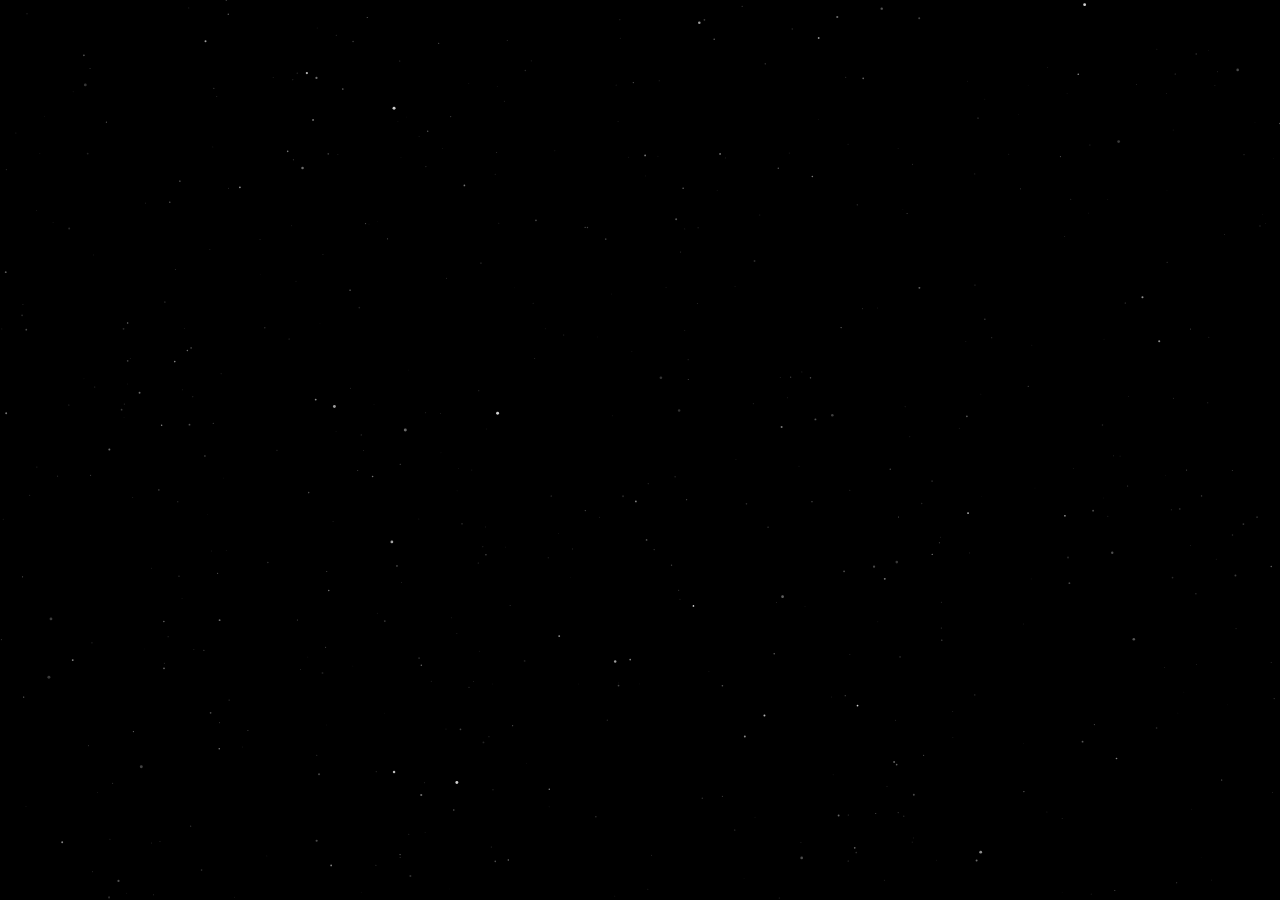
<file: index.html>
<!DOCTYPE html>
<html lang="en">
<head>
<meta charset="UTF-8">
<meta name="viewport" content="width=device-width, initial-scale=1.0, viewport-fit=cover">
<title>Brian Meng</title>
<meta name="description" content="Brian Meng — CS + Math-Econ at Penn. Projects, experience, arts, and contact.">
<meta name="theme-color" content="#000000">
<link rel="stylesheet" href="css/styles.css">
<style>html { background: #000; color-scheme: dark; }</style>
<script>
  // Play the "hello" intro on every normal load (any click/key/scroll skips it).
  // Skipped on deep links like #projects so shared links land straight on the section.
  if (!location.hash) document.documentElement.classList.add('is-intro');
</script>
</head>
<body>

<div class="hello" id="hello" aria-hidden="true"><span class="hello-word" id="helloWord"></span></div>

<canvas id="stars" aria-hidden="true"></canvas>
<div class="backdrop" id="backdrop"></div>

<!-- Planet, orbit, and asteroids. Asteroids are injected by main.js. -->
<div class="system" id="system">
    <svg class="orbit orbit-back" aria-hidden="true"><g id="orbitBackG"><path id="orbitBack"/></g></svg>
    <div class="planet" id="planet" aria-hidden="true"></div>  <!-- fallback if WebGL is unavailable -->
    <canvas class="planet-gl" id="planetGL" aria-hidden="true"></canvas>
    <svg class="orbit orbit-front" aria-hidden="true"><g id="orbitFrontG"><path id="orbitFront"/></g></svg>

    <button type="button" class="focus-label" id="focusLabel">
        <span class="fl-name" id="flName"></span>
    </button>
</div>

<header class="intro" id="intro">
    <h1>Brian Meng</h1>
    <p class="role">CS + Math-Econ <span>@ Penn</span></p>
    <p class="pitch">I like backend and full-stack development, ML, and low-level design.</p>
    <div class="links" id="links"></div>
    <nav class="quicknav" aria-label="Sections">
        <ol id="quicknavList"></ol>
    </nav>
</header>


<aside class="panel" id="panel" role="dialog" aria-labelledby="panelTitle" aria-hidden="true" inert>
    <button class="panel-close" id="panelClose" type="button" aria-label="Close panel">
        <svg viewBox="0 0 24 24" width="18" height="18" aria-hidden="true"><path d="M6 6l12 12M18 6L6 18" stroke="currentColor" stroke-width="1.8" stroke-linecap="round"/></svg>
    </button>
    <div class="panel-scroll" id="panelScroll">
        <div class="panel-content" id="panelContent">
            <p class="p-eyebrow" id="panelEyebrow"></p>
            <h2 id="panelTitle" tabindex="-1"></h2>
            <div id="panelBody"></div>
        </div>
    </div>
    <footer class="panel-nav">
        <button type="button" id="panelPrev"></button>
        <button type="button" id="panelNext"></button>
    </footer>
</aside>

<script src="js/content.js"></script>
<script src="js/planet.js"></script>
<script src="js/main.js"></script>
</body>
</html>
</file>
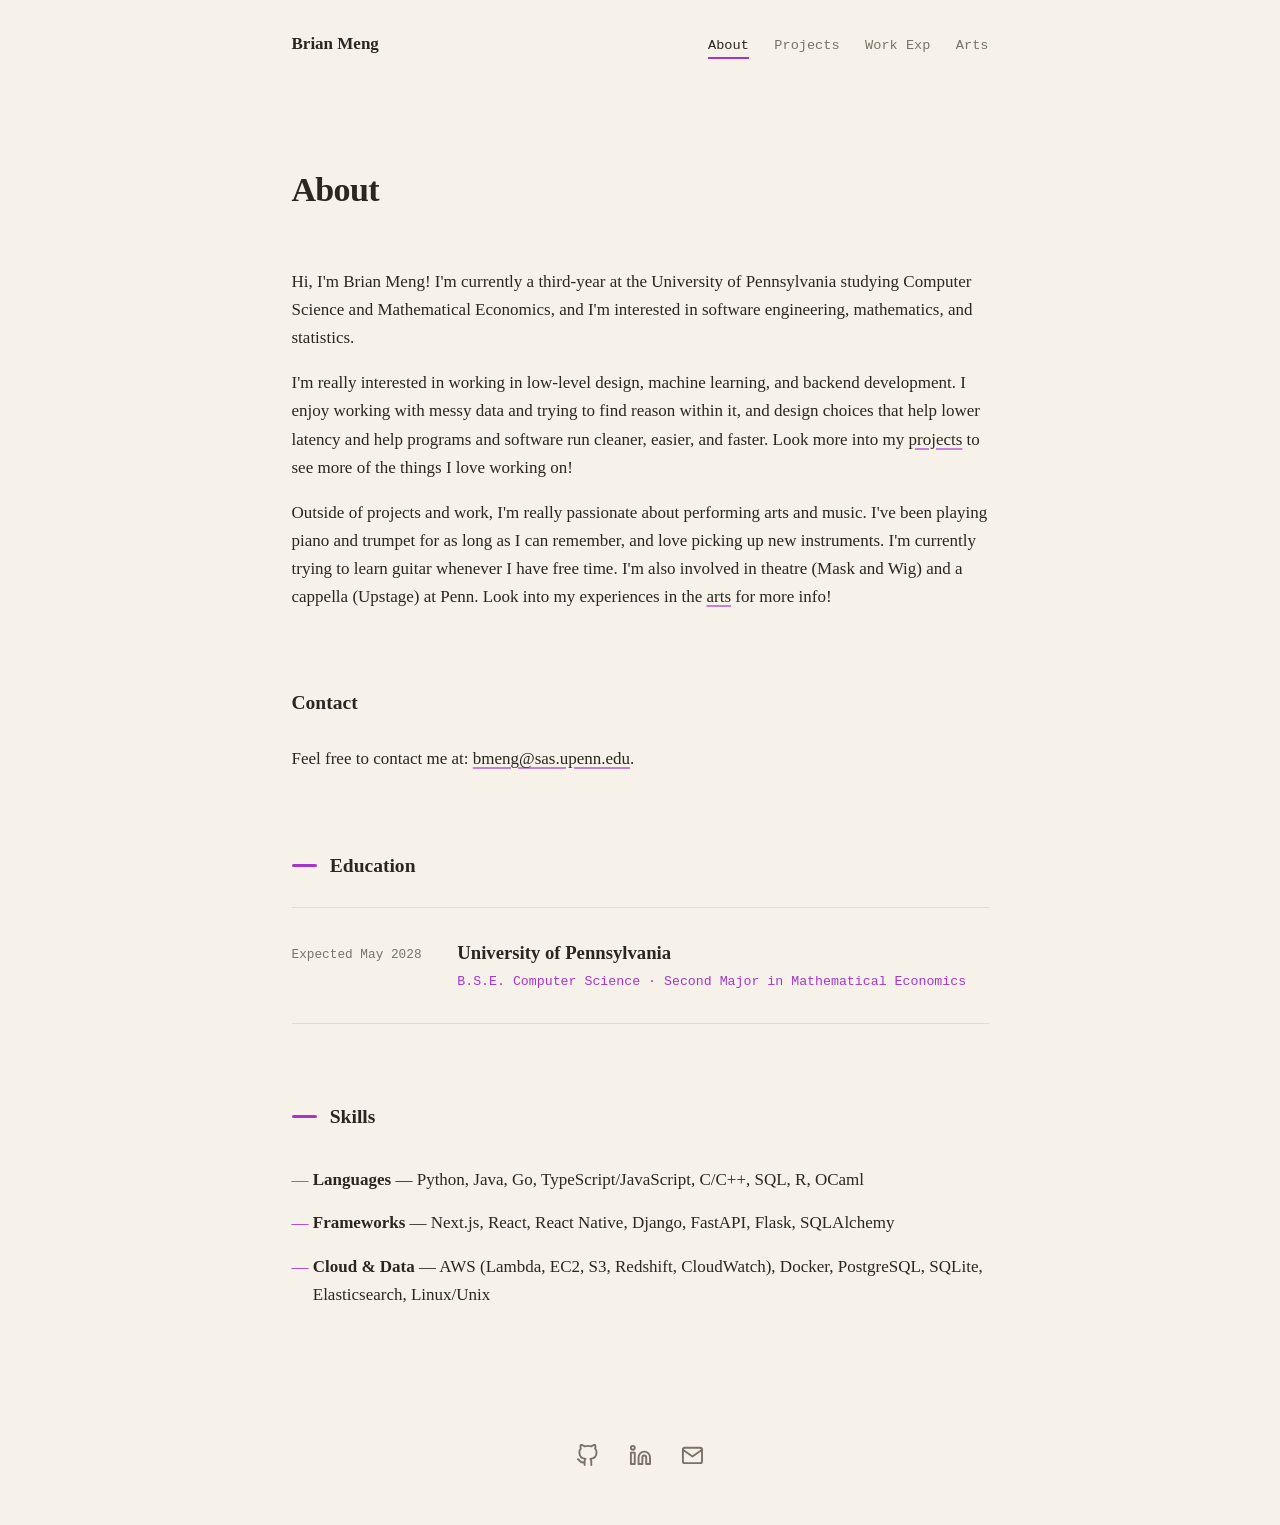
<file: about.html>
<!DOCTYPE html>
<html lang="en">
<head>
  <meta charset="UTF-8">
  <meta name="viewport" content="width=device-width, initial-scale=1.0">
  <title>About Me</title>
  <meta name="description" content="About Brian Meng.">
  <link rel="stylesheet" href="styles.css">
  <script src="script.js" defer></script>
</head>
<body>

  <nav class="site-nav">
    <a class="home-link" href="index.html">Brian Meng</a>
    <div class="nav-links">
      <a href="about.html" class="active">About</a>
      <a href="projects.html">Projects</a>
      <a href="work.html">Work Exp</a>
      <a href="arts.html">Arts</a>
    </div>
  </nav>

  <main>

    <header class="page-head">
      <h1>About</h1>
    </header>

    <section>
      <p>
        Hi, I'm Brian Meng! I'm currently a third-year at the University of 
        Pennsylvania studying Computer Science and Mathematical Economics, and I'm
        interested in software engineering, mathematics, and statistics. 
      </p>
      <p>
        I'm really interested in working in low-level design, machine learning, and
        backend development. I enjoy working with messy data and trying to find reason within it, and design choices 
        that help lower latency and help programs and software run cleaner, easier, and faster. Look more into
        my <a href="projects.html">projects</a> to see more of the things I love working on!
      </p>
      <p>
        Outside of projects and work, I'm really passionate about performing arts and music. I've been
        playing piano and trumpet for as long as I can remember, and love picking up new instruments. I'm
        currently trying to learn guitar whenever I have free time. I'm also involved in theatre (Mask and Wig) and 
        a cappella (Upstage) at Penn. Look into my experiences in the  <a href="arts.html">arts</a> for more info!
      </p>
    </section>

    <section id="section-name">
      <h2 class="plain">Contact</h2>
      <p>
        Feel free to contact me at: <a href="mailto:bmeng@sas.upenn.edu">bmeng@sas.upenn.edu</a>.
      </p>
    </section>

    <section id="education">
      <h2>Education</h2>
      <ul class="roles">
        <li class="reveal">
          <span class="role-date">Expected May 2028</span>
          <div>
            <div class="role-title">University of Pennsylvania</div>
            <div class="role-org">B.S.E. Computer Science · Second Major in Mathematical Economics</div>
          </div>
        </li>
      </ul>
    </section>

    <!-- <section id="likes">
      <h2>Interests</h2>
      <ul class="list">
        <li>Poker</li>
        <li>Music production</li>
        <li>Theatre</li>
        <li>Mandarin Chinese (proficient), French (conversational)</li>
      </ul>
    </section> -->

    <section id="stack">
      <h2>Skills</h2>
      <ul class="list">
        <li><strong>Languages</strong> — Python, Java, Go, TypeScript/JavaScript, C/C++, SQL, R, OCaml</li>
        <li><strong>Frameworks</strong> — Next.js, React, React Native, Django, FastAPI, Flask, SQLAlchemy</li>
        <li><strong>Cloud &amp; Data</strong> — AWS (Lambda, EC2, S3, Redshift, CloudWatch), Docker, PostgreSQL, SQLite, Elasticsearch, Linux/Unix</li>
      </ul>
    </section>

  </main>

  <footer class="site-footer">
    <a href="https://github.com/bmeng5o6" aria-label="GitHub" title="GitHub">
      <svg viewBox="0 0 24 24" fill="none" stroke="currentColor" stroke-width="2" stroke-linecap="round" stroke-linejoin="round" aria-hidden="true"><path d="M9 19c-5 1.5-5-2.5-7-3m14 6v-3.87a3.37 3.37 0 0 0-.94-2.61c3.14-.35 6.44-1.54 6.44-7A5.44 5.44 0 0 0 20 4.77 5.07 5.07 0 0 0 19.91 1S18.73.65 16 2.48a13.38 13.38 0 0 0-7 0C6.27.65 5.09 1 5.09 1A5.07 5.07 0 0 0 5 4.77a5.44 5.44 0 0 0-1.5 3.78c0 5.42 3.3 6.61 6.44 7A3.37 3.37 0 0 0 9 18.13V22"/></svg>
    </a>
    <a href="https://www.linkedin.com/in/bmeng506/" aria-label="LinkedIn" title="LinkedIn">
      <svg viewBox="0 0 24 24" fill="none" stroke="currentColor" stroke-width="2" stroke-linecap="round" stroke-linejoin="round" aria-hidden="true"><path d="M16 8a6 6 0 0 1 6 6v7h-4v-7a2 2 0 0 0-2-2 2 2 0 0 0-2 2v7h-4v-7a6 6 0 0 1 6-6z"/><rect x="2" y="9" width="4" height="12"/><circle cx="4" cy="4" r="2"/></svg>
    </a>
    <a href="mailto:bmeng@sas.upenn.edu" aria-label="Email" title="Email">
      <svg viewBox="0 0 24 24" fill="none" stroke="currentColor" stroke-width="2" stroke-linecap="round" stroke-linejoin="round" aria-hidden="true"><path d="M4 4h16c1.1 0 2 .9 2 2v12c0 1.1-.9 2-2 2H4c-1.1 0-2-.9-2-2V6c0-1.1.9-2 2-2z"/><polyline points="22,6 12,13 2,6"/></svg>
    </a>
  </footer>

</body>
</html>
</file>
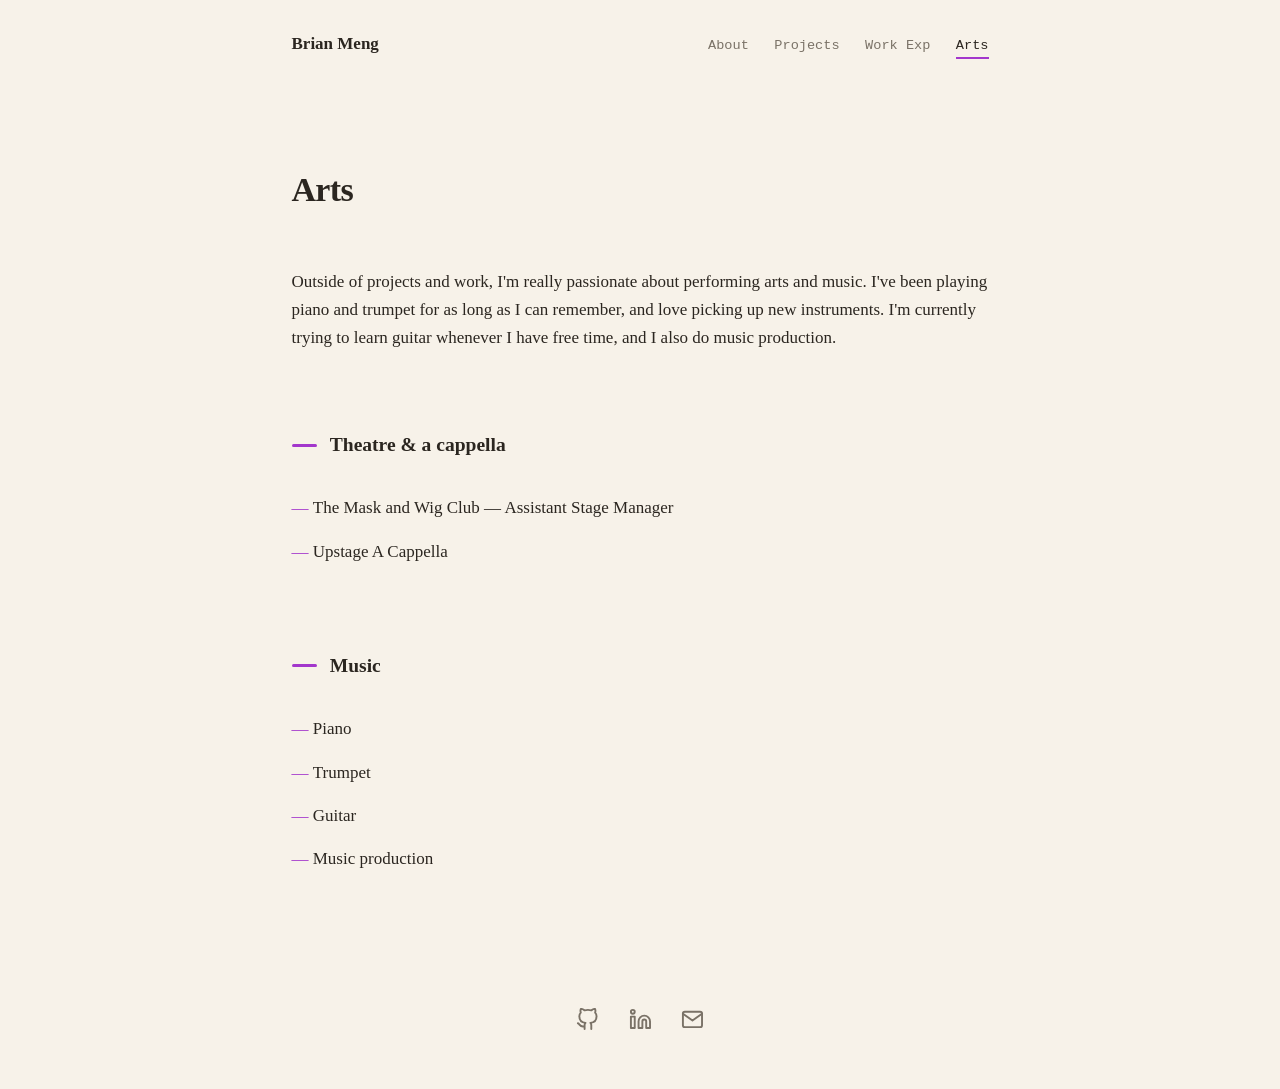
<file: arts.html>
<!DOCTYPE html>
<html lang="en">
<head>
  <meta charset="UTF-8">
  <meta name="viewport" content="width=device-width, initial-scale=1.0">
  <title>Arts</title>
  <meta name="description" content="Brian Meng and the arts.">
  <link rel="stylesheet" href="styles.css">
  <script src="script.js" defer></script>
</head>
<body>

  <nav class="site-nav">
    <a class="home-link" href="index.html">Brian Meng</a>
    <div class="nav-links">
      <a href="about.html">About</a>
      <a href="projects.html">Projects</a>
      <a href="work.html">Work Exp</a>
      <a href="arts.html" class="active">Arts</a>
    </div>
  </nav>

  <main>

    <header class="page-head">
      <h1>Arts</h1>
    </header>

    <section>
      <p>
        Outside of projects and work, I'm really passionate about performing arts and music. I've been
        playing piano and trumpet for as long as I can remember, and love picking up new instruments. I'm
        currently trying to learn guitar whenever I have free time, and I also do music production.
      </p>
    </section>

    <section id="theatre">
      <h2>Theatre &amp; a cappella</h2>
      <ul class="list">
        <li>The Mask and Wig Club — Assistant Stage Manager</li>
        <li>Upstage A Cappella</li>
      </ul>
    </section>

    <section id="music">
      <h2>Music</h2>
      <ul class="list">
        <li>Piano</li>
        <li>Trumpet</li>
        <li>Guitar</li>
        <li>Music production</li>
      </ul>
    </section>

  </main>

  <footer class="site-footer">
    <a href="https://github.com/bmeng5o6" aria-label="GitHub" title="GitHub">
      <svg viewBox="0 0 24 24" fill="none" stroke="currentColor" stroke-width="2" stroke-linecap="round" stroke-linejoin="round" aria-hidden="true"><path d="M9 19c-5 1.5-5-2.5-7-3m14 6v-3.87a3.37 3.37 0 0 0-.94-2.61c3.14-.35 6.44-1.54 6.44-7A5.44 5.44 0 0 0 20 4.77 5.07 5.07 0 0 0 19.91 1S18.73.65 16 2.48a13.38 13.38 0 0 0-7 0C6.27.65 5.09 1 5.09 1A5.07 5.07 0 0 0 5 4.77a5.44 5.44 0 0 0-1.5 3.78c0 5.42 3.3 6.61 6.44 7A3.37 3.37 0 0 0 9 18.13V22"/></svg>
    </a>
    <a href="https://www.linkedin.com/in/bmeng506/" aria-label="LinkedIn" title="LinkedIn">
      <svg viewBox="0 0 24 24" fill="none" stroke="currentColor" stroke-width="2" stroke-linecap="round" stroke-linejoin="round" aria-hidden="true"><path d="M16 8a6 6 0 0 1 6 6v7h-4v-7a2 2 0 0 0-2-2 2 2 0 0 0-2 2v7h-4v-7a6 6 0 0 1 6-6z"/><rect x="2" y="9" width="4" height="12"/><circle cx="4" cy="4" r="2"/></svg>
    </a>
    <a href="mailto:bmeng@sas.upenn.edu" aria-label="Email" title="Email">
      <svg viewBox="0 0 24 24" fill="none" stroke="currentColor" stroke-width="2" stroke-linecap="round" stroke-linejoin="round" aria-hidden="true"><path d="M4 4h16c1.1 0 2 .9 2 2v12c0 1.1-.9 2-2 2H4c-1.1 0-2-.9-2-2V6c0-1.1.9-2 2-2z"/><polyline points="22,6 12,13 2,6"/></svg>
    </a>
  </footer>

</body>
</html>
</file>
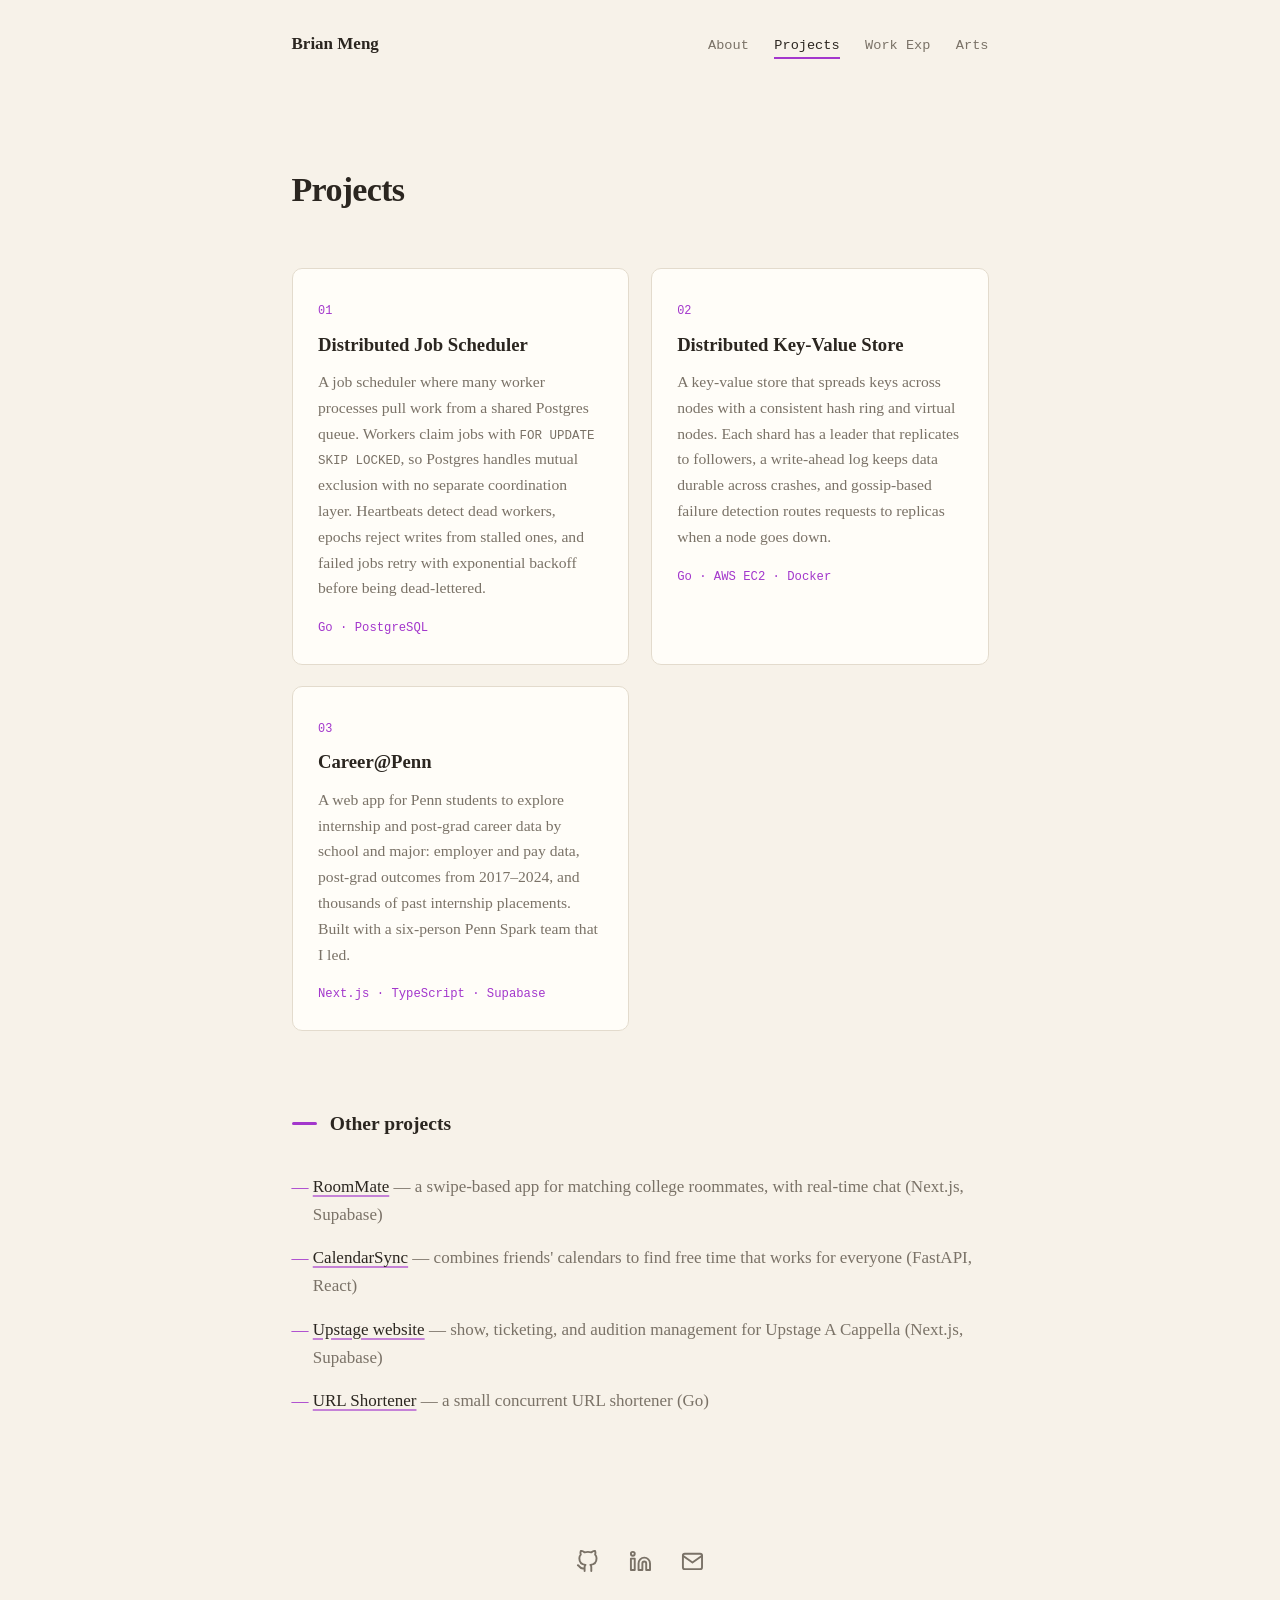
<file: projects.html>
<!DOCTYPE html>
<html lang="en">
<head>
  <meta charset="UTF-8">
  <meta name="viewport" content="width=device-width, initial-scale=1.0">
  <title>Projects</title>
  <meta name="description" content="Things Brian Meng has built.">
  <link rel="stylesheet" href="styles.css">
  <script src="script.js" defer></script>
</head>
<body>

  <nav class="site-nav">
    <a class="home-link" href="index.html">Brian Meng</a>
    <div class="nav-links">
      <a href="about.html">About</a>
      <a href="projects.html" class="active">Projects</a>
      <a href="work.html">Work Exp</a>
      <a href="arts.html">Arts</a>
    </div>
  </nav>

  <main>

    <header class="page-head">
      <h1>Projects</h1>
    </header>

    <section>
      <div class="cards">

        <a class="card reveal" href="https://github.com/bmeng5o6/distributed-job-scheduler" target="_blank" rel="noopener">
          <span class="card-num">01</span>
          <h3>Distributed Job Scheduler <span class="card-arrow" aria-hidden="true">↗</span></h3>
          <p>A job scheduler where many worker processes pull work from a shared Postgres queue. Workers claim jobs with <code>FOR UPDATE SKIP LOCKED</code>, so Postgres handles mutual exclusion with no separate coordination layer. Heartbeats detect dead workers, epochs reject writes from stalled ones, and failed jobs retry with exponential backoff before being dead-lettered.</p>
          <span class="card-meta">Go · PostgreSQL</span>
        </a>

        <a class="card reveal" href="https://github.com/bmeng5o6/distributed-kv-store" target="_blank" rel="noopener">
          <span class="card-num">02</span>
          <h3>Distributed Key-Value Store <span class="card-arrow" aria-hidden="true">↗</span></h3>
          <p>A key-value store that spreads keys across nodes with a consistent hash ring and virtual nodes. Each shard has a leader that replicates to followers, a write-ahead log keeps data durable across crashes, and gossip-based failure detection routes requests to replicas when a node goes down.</p>
          <span class="card-meta">Go · AWS EC2 · Docker</span>
        </a>

        <a class="card reveal" href="https://github.com/bmeng5o6/career-at-penn" target="_blank" rel="noopener">
          <span class="card-num">03</span>
          <h3>Career@Penn <span class="card-arrow" aria-hidden="true">↗</span></h3>
          <p>A web app for Penn students to explore internship and post-grad career data by school and major: employer and pay data, post-grad outcomes from 2017–2024, and thousands of past internship placements. Built with a six-person Penn Spark team that I led.</p>
          <span class="card-meta">Next.js · TypeScript · Supabase</span>
        </a>

      </div>
    </section>

    <section id="other">
      <h2>Other projects</h2>
      <ul class="list">
        <li class="reveal">
          <a href="https://github.com/bmeng5o6/RoomMate" target="_blank" rel="noopener">RoomMate</a>
          <span class="list-desc">— a swipe-based app for matching college roommates, with real-time chat (Next.js, Supabase)</span>
        </li>
        <li class="reveal">
          <a href="https://github.com/bmeng5o6/calendar-sync" target="_blank" rel="noopener">CalendarSync</a>
          <span class="list-desc">— combines friends' calendars to find free time that works for everyone (FastAPI, React)</span>
        </li>
        <li class="reveal">
          <a href="https://github.com/bmeng5o6/upstage-website" target="_blank" rel="noopener">Upstage website</a>
          <span class="list-desc">— show, ticketing, and audition management for Upstage A Cappella (Next.js, Supabase)</span>
        </li>
        <li class="reveal">
          <a href="https://github.com/bmeng5o6/go-url-shortener" target="_blank" rel="noopener">URL Shortener</a>
          <span class="list-desc">— a small concurrent URL shortener (Go)</span>
        </li>
      </ul>
    </section>

  </main>

  <footer class="site-footer">
    <a href="https://github.com/bmeng5o6" aria-label="GitHub" title="GitHub">
      <svg viewBox="0 0 24 24" fill="none" stroke="currentColor" stroke-width="2" stroke-linecap="round" stroke-linejoin="round" aria-hidden="true"><path d="M9 19c-5 1.5-5-2.5-7-3m14 6v-3.87a3.37 3.37 0 0 0-.94-2.61c3.14-.35 6.44-1.54 6.44-7A5.44 5.44 0 0 0 20 4.77 5.07 5.07 0 0 0 19.91 1S18.73.65 16 2.48a13.38 13.38 0 0 0-7 0C6.27.65 5.09 1 5.09 1A5.07 5.07 0 0 0 5 4.77a5.44 5.44 0 0 0-1.5 3.78c0 5.42 3.3 6.61 6.44 7A3.37 3.37 0 0 0 9 18.13V22"/></svg>
    </a>
    <a href="https://www.linkedin.com/in/bmeng506/" aria-label="LinkedIn" title="LinkedIn">
      <svg viewBox="0 0 24 24" fill="none" stroke="currentColor" stroke-width="2" stroke-linecap="round" stroke-linejoin="round" aria-hidden="true"><path d="M16 8a6 6 0 0 1 6 6v7h-4v-7a2 2 0 0 0-2-2 2 2 0 0 0-2 2v7h-4v-7a6 6 0 0 1 6-6z"/><rect x="2" y="9" width="4" height="12"/><circle cx="4" cy="4" r="2"/></svg>
    </a>
    <a href="mailto:bmeng@sas.upenn.edu" aria-label="Email" title="Email">
      <svg viewBox="0 0 24 24" fill="none" stroke="currentColor" stroke-width="2" stroke-linecap="round" stroke-linejoin="round" aria-hidden="true"><path d="M4 4h16c1.1 0 2 .9 2 2v12c0 1.1-.9 2-2 2H4c-1.1 0-2-.9-2-2V6c0-1.1.9-2 2-2z"/><polyline points="22,6 12,13 2,6"/></svg>
    </a>
  </footer>

</body>
</html>
</file>
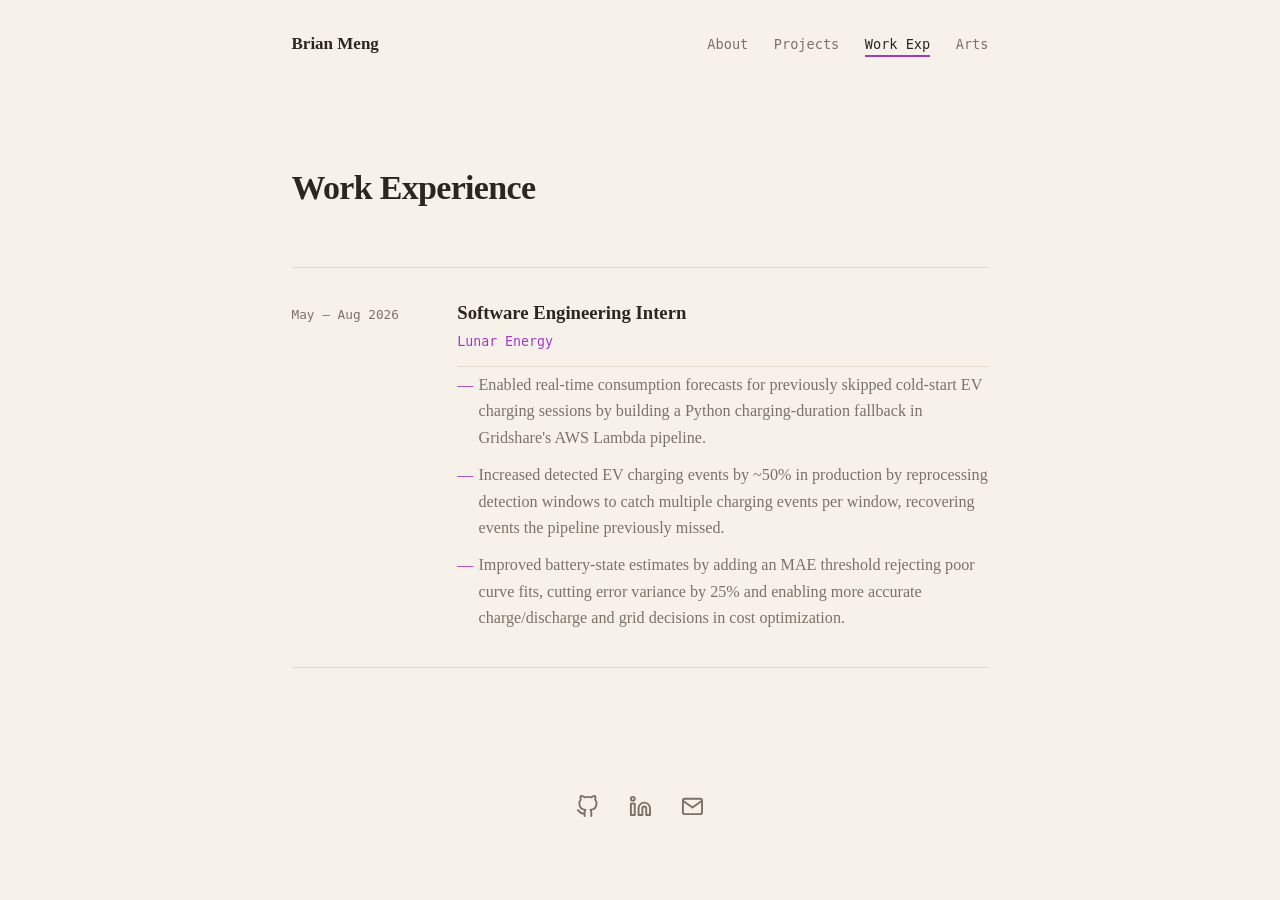
<file: work.html>
<!DOCTYPE html>
<html lang="en">
<head>
  <meta charset="UTF-8">
  <meta name="viewport" content="width=device-width, initial-scale=1.0">
  <title>Work Experience</title>
  <meta name="description" content="Brian Meng's work experience.">
  <link rel="stylesheet" href="styles.css">
  <script src="script.js" defer></script>
</head>
<body>

  <nav class="site-nav">
    <a class="home-link" href="index.html">Brian Meng</a>
    <div class="nav-links">
      <a href="about.html">About</a>
      <a href="projects.html">Projects</a>
      <a href="work.html" class="active">Work Exp</a>
      <a href="arts.html">Arts</a>
    </div>
  </nav>

  <main>

    <header class="page-head">
      <h1>Work Experience</h1>
    </header>

    <section>
      <ul class="roles">

        <li class="reveal">
          <span class="role-date">May – Aug 2026</span>
          <div>
            <div class="role-title">Software Engineering Intern</div>
            <div class="role-org">Lunar Energy</div>
            <ul class="role-points">
              <li>Enabled real-time consumption forecasts for previously skipped cold-start EV charging sessions by building a Python charging-duration fallback in Gridshare's AWS Lambda pipeline.</li>
              <li>Increased detected EV charging events by ~50% in production by reprocessing detection windows to catch multiple charging events per window, recovering events the pipeline previously missed.</li>
              <li>Improved battery-state estimates by adding an MAE threshold rejecting poor curve fits, cutting error variance by 25% and enabling more accurate charge/discharge and grid decisions in cost optimization.</li>
            </ul>
          </div>
        </li>

      </ul>
    </section>

  </main>

  <footer class="site-footer">
    <a href="https://github.com/bmeng5o6" aria-label="GitHub" title="GitHub">
      <svg viewBox="0 0 24 24" fill="none" stroke="currentColor" stroke-width="2" stroke-linecap="round" stroke-linejoin="round" aria-hidden="true"><path d="M9 19c-5 1.5-5-2.5-7-3m14 6v-3.87a3.37 3.37 0 0 0-.94-2.61c3.14-.35 6.44-1.54 6.44-7A5.44 5.44 0 0 0 20 4.77 5.07 5.07 0 0 0 19.91 1S18.73.65 16 2.48a13.38 13.38 0 0 0-7 0C6.27.65 5.09 1 5.09 1A5.07 5.07 0 0 0 5 4.77a5.44 5.44 0 0 0-1.5 3.78c0 5.42 3.3 6.61 6.44 7A3.37 3.37 0 0 0 9 18.13V22"/></svg>
    </a>
    <a href="https://www.linkedin.com/in/bmeng506/" aria-label="LinkedIn" title="LinkedIn">
      <svg viewBox="0 0 24 24" fill="none" stroke="currentColor" stroke-width="2" stroke-linecap="round" stroke-linejoin="round" aria-hidden="true"><path d="M16 8a6 6 0 0 1 6 6v7h-4v-7a2 2 0 0 0-2-2 2 2 0 0 0-2 2v7h-4v-7a6 6 0 0 1 6-6z"/><rect x="2" y="9" width="4" height="12"/><circle cx="4" cy="4" r="2"/></svg>
    </a>
    <a href="mailto:bmeng@sas.upenn.edu" aria-label="Email" title="Email">
      <svg viewBox="0 0 24 24" fill="none" stroke="currentColor" stroke-width="2" stroke-linecap="round" stroke-linejoin="round" aria-hidden="true"><path d="M4 4h16c1.1 0 2 .9 2 2v12c0 1.1-.9 2-2 2H4c-1.1 0-2-.9-2-2V6c0-1.1.9-2 2-2z"/><polyline points="22,6 12,13 2,6"/></svg>
    </a>
  </footer>

</body>
</html>
</file>
<file: css/styles.css>
/* ── Fonts (self-hosted Space Mono, SIL Open Font License) ── */
@font-face { font-family: "Space Mono"; font-style: normal; font-weight: 400; font-display: swap; src: url("../fonts/space-mono-400.woff2") format("woff2"); }
@font-face { font-family: "Space Mono"; font-style: normal; font-weight: 700; font-display: swap; src: url("../fonts/space-mono-700.woff2") format("woff2"); }
@font-face { font-family: "Space Mono"; font-style: italic; font-weight: 400; font-display: swap; src: url("../fonts/space-mono-400-italic.woff2") format("woff2"); }

/* ── Tokens ─────────────────────────────────────────────── */
:root {
  --bg: #000;
  --text: #f0eff5;   /* bright off-white */
  --muted: #c6c4d2;
  --faint: #8a889e;
  --line: rgba(255, 255, 255, 0.08);
  --line-2: rgba(255, 255, 255, 0.15);

  /* One accent, used only on interactive things */
  --accent: #a98bff;
  --accent-hi: #c9b8ff;
  --accent-ink: #150a2e;
  --accent-rgb: 169, 139, 255;

  --font-display: "Space Mono", ui-monospace, monospace;
  --font-body: "Space Mono", ui-monospace, monospace;
  --ease-out: cubic-bezier(0.2, 0.8, 0.2, 1);
  --gutter: clamp(24px, 6vw, 104px);
}

*, *::before, *::after { box-sizing: border-box; margin: 0; padding: 0; }
html, body { height: 100%; }

body {
  background: var(--bg);
  color: var(--text);
  font-family: var(--font-body);
  font-size: 15px;
  line-height: 1.6;
  overflow: hidden;
  -webkit-font-smoothing: antialiased;
}

::selection { background: var(--accent); color: var(--accent-ink); }
:focus-visible { outline: 1px solid var(--accent); outline-offset: 3px; }
button { font: inherit; color: inherit; background: none; border: 0; cursor: pointer; }
a { color: inherit; }

/* ── Background ─────────────────────────────────────────── */
#stars { position: fixed; inset: 0; z-index: 0; pointer-events: none; }
.backdrop { position: fixed; inset: 0; z-index: 1; }

/* ── Planet system ──────────────────────────────────────── */
.system {
  position: fixed;
  inset: 0;
  z-index: 2;
  pointer-events: none;
  transition: transform 0.7s var(--ease-out);
}
body.panel-open .system { transform: translate3d(var(--pan-x, 0px), 0, 0); }

.orbit { position: absolute; inset: 0; width: 100%; height: 100%; overflow: visible; }
.orbit path { fill: none; vector-effect: non-scaling-stroke; stroke-linecap: round; stroke-dasharray: 0 9; }
.orbit-back { z-index: 5; }
.orbit-back path { stroke: rgba(255, 255, 255, 0.16); stroke-width: 1.6; }
.orbit-front { z-index: 20; }
.orbit-front path { stroke: rgba(255, 255, 255, 0.32); stroke-width: 2; }

/* Dithered WebGL planet; .planet is a plain fallback if WebGL is unavailable */
.planet-gl { position: absolute; z-index: 20; display: none; pointer-events: none; image-rendering: pixelated; }
body.has-gl .planet-gl { display: block; }
.planet {
  position: absolute;
  z-index: 20;
  border-radius: 50%;
  background: radial-gradient(circle at 18% 22%, #8e8e94 0%, #4a4a50 18%, #141416 42%, #000 62%);
}
body.has-gl .planet { display: none; }

/* ── Asteroids ──────────────────────────────────────────── */
.roid {
  position: absolute;
  left: 0; top: 0;
  padding: 0;
  pointer-events: auto;
  will-change: transform, opacity;
  -webkit-tap-highlight-color: transparent;
}
.roid::before { content: ""; position: absolute; inset: -14px; border-radius: 50%; }
.roid-rock { width: 100%; height: 100%; }
/* Smooth sampling: rocks are scaled + rotated every frame, and nearest-neighbour sampling of a
   rotated dither pattern turns the dots into ragged squares. The canvas is already rendered at
   (or above) on-screen resolution, so smoothing keeps the dots crisp. */
.roid canvas {
  display: block;
  width: 100%; height: 100%;
  image-rendering: auto;
  transition: filter 0.3s var(--ease-out);
}
.roid:hover canvas { filter: brightness(1.3); }   /* no glows: hover is a simple brighten */

.focus-label {
  position: absolute;
  z-index: 40;
  transform: translate(-100%, -50%);
  display: flex;
  flex-direction: column;
  align-items: flex-end;
  gap: 2px;
  padding: 6px 14px;
  text-align: right;
  pointer-events: auto;
}
.fl-name {
  font-family: var(--font-display);
  font-weight: 700;
  font-size: 26px;
  letter-spacing: -0.01em;
  line-height: 1.15;
  transition: color 0.2s;
  text-shadow: 0 0 4px #000, 0 0 10px #000;
}
.focus-label:hover .fl-name { color: var(--accent-hi); }

/* ── Intro ──────────────────────────────────────────────── */
.intro {
  position: fixed;
  z-index: 5;
  left: var(--gutter);
  top: 50%;
  transform: translateY(-58%);
  width: min(420px, 34vw);
  transition: opacity 0.3s;
}
body.panel-open .intro { opacity: 0; pointer-events: none; }

.intro h1 {
  font-family: var(--font-display);
  font-weight: 700;
  font-size: clamp(36px, 4.4vw, 60px);
  line-height: 1;
  letter-spacing: -0.03em;
}
.role {
  margin-top: 14px;
  font-family: var(--font-display);
  font-size: clamp(17px, 1.5vw, 20px);
  color: var(--text);
}
.role span { color: var(--muted); }
.pitch { margin-top: 14px; max-width: 34ch; color: var(--muted); }

/* Flat, square, hairline buttons — same crisp language as the dots */
.links { display: flex; flex-wrap: wrap; gap: 10px; margin-top: 28px; }
.btn {
  display: inline-flex;
  align-items: center;
  height: 36px;
  padding: 0 14px;
  border: 1px solid var(--line-2);
  font-size: 14px;
  text-decoration: none;
  transition: border-color 0.2s, background 0.2s, color 0.2s;
}
.btn:hover { border-color: rgba(var(--accent-rgb), 0.6); background: rgba(var(--accent-rgb), 0.06); }
.btn-primary { color: var(--accent); border-color: var(--accent); }
.btn-primary:hover { color: var(--accent-hi); background: rgba(var(--accent-rgb), 0.1); }

.quicknav { margin-top: 36px; }
.quicknav ol { list-style: none; display: flex; flex-wrap: wrap; gap: 4px 18px; max-width: 340px; }
.quicknav button {
  display: inline-flex;
  align-items: baseline;
  gap: 6px;
  padding: 4px 0;
  font-size: 14px;
  color: var(--muted);
  transition: color 0.2s;
}
.quicknav button:hover, .quicknav button:focus-visible { color: var(--text); }
.quicknav button[aria-current] { color: var(--accent); }
.qn-num { font-size: 10px; color: var(--faint); font-variant-numeric: tabular-nums; }

/* ── Panel ──────────────────────────────────────────────── */
.panel {
  position: fixed;
  z-index: 50;
  top: 0; bottom: 0; left: 0;
  width: min(560px, 46vw);
  display: flex;
  flex-direction: column;
  background: rgba(0, 0, 0, 0.94);
  backdrop-filter: blur(14px);
  border-right: 1px solid var(--line);
  transform: translateX(-102%);
  visibility: hidden;
  transition: transform 0.45s var(--ease-out), visibility 0s linear 0.45s;
}
body.panel-open .panel {
  transform: none;
  visibility: visible;
  transition: transform 0.45s var(--ease-out), visibility 0s;
}

.panel-close {
  position: absolute;
  top: 18px; right: 18px;
  z-index: 2;
  width: 36px; height: 36px;
  display: grid;
  place-items: center;
  border: 1px solid var(--line-2);
  color: var(--muted);
  transition: color 0.2s, border-color 0.2s;
}
.panel-close:hover { color: var(--text); border-color: rgba(var(--accent-rgb), 0.6); }

.panel-scroll {
  flex: 1;
  overflow-y: auto;
  overscroll-behavior: contain;
  padding: 64px 48px 40px;
  scrollbar-width: thin;
  scrollbar-color: var(--line-2) transparent;
}
.panel-content.swap { animation: swap-in 0.4s var(--ease-out); }
@keyframes swap-in { from { opacity: 0; transform: translateY(8px); } to { opacity: 1; transform: none; } }

.p-eyebrow { font-size: 12px; letter-spacing: 0.16em; color: var(--faint); font-variant-numeric: tabular-nums; }
#panelTitle {
  margin-top: 8px;
  margin-bottom: 18px;
  font-family: var(--font-display);
  font-weight: 700;
  font-size: clamp(34px, 3.4vw, 46px);
  line-height: 1.05;
  letter-spacing: -0.02em;
  outline: none;
}
.p-lede { font-size: 17px; max-width: 54ch; }
.p-text { margin-top: 12px; color: var(--muted); max-width: 56ch; }
.p-sub {
  margin: 34px 0 12px;
  font-size: 11px;
  font-weight: 400;
  letter-spacing: 0.16em;
  text-transform: uppercase;
  color: var(--faint);
}

.panel-nav {
  display: flex;
  justify-content: space-between;
  gap: 12px;
  padding: 14px 48px;
  border-top: 1px solid var(--line);
}
.panel-nav button { padding: 8px 0; font-size: 14px; color: var(--muted); transition: color 0.2s; }
.panel-nav button:hover { color: var(--accent-hi); }

.tags { list-style: none; display: flex; flex-wrap: wrap; gap: 6px; }
.tags li {
  font-size: 12px;
  padding: 3px 9px;
  border: 1px solid var(--line-2);
  color: var(--muted);
}

/* Projects */
.proj-list { display: grid; }
.proj {
  display: grid;
  grid-template-columns: 34px 1fr;
  gap: 6px;
  padding: 20px 0;
  border-bottom: 1px solid var(--line);
}
.proj:first-child { padding-top: 4px; }
.proj-num { font-size: 12px; color: var(--faint); padding-top: 5px; font-variant-numeric: tabular-nums; }
.proj h3 { font-family: var(--font-display); font-weight: 700; font-size: 19px; }
.proj h3 a { text-decoration: none; transition: color 0.2s; }
.proj h3 a span { color: var(--accent); font-size: 15px; }
.proj h3 a:hover { color: var(--accent-hi); }
.proj p { margin: 8px 0 12px; font-size: 14.5px; color: var(--muted); }

.other { list-style: none; display: grid; gap: 10px; font-size: 14.5px; color: var(--muted); }
.other a { color: var(--text); text-decoration: none; border-bottom: 1px solid var(--line-2); }
.other a:hover { color: var(--accent-hi); border-color: var(--accent-hi); }
.other em { font-style: normal; color: var(--faint); }

/* Experience */
.xp { list-style: none; }
.xp-item { padding: 4px 0 20px; border-bottom: 1px solid var(--line); }
.xp-item + .xp-item { padding-top: 20px; }
.xp-item:last-child { border-bottom: 0; }
.xp-head { display: flex; justify-content: space-between; gap: 16px; align-items: baseline; }
.xp-head h3 { font-family: var(--font-display); font-weight: 700; font-size: 19px; }
.xp-org { color: var(--muted); font-size: 14.5px; }
.xp-dates { font-size: 13px; color: var(--faint); white-space: nowrap; font-variant-numeric: tabular-nums; }
.xp-bullets { margin-top: 12px; padding-left: 18px; color: var(--muted); font-size: 14.5px; }
.xp-bullets li + li { margin-top: 8px; }
.xp-bullets li::marker { color: var(--faint); }

/* About */
.edu { display: flex; justify-content: space-between; gap: 16px; align-items: baseline; }
.edu strong { font-weight: 700; }
.edu p { font-size: 14.5px; color: var(--muted); }
.skills { display: grid; gap: 16px; }
.skill-group h4 { margin-bottom: 8px; font-size: 13px; font-weight: 400; color: var(--text); }

/* Arts */
.plain-list { list-style: none; display: grid; gap: 6px; color: var(--muted); }
.plain-list li::before { content: "·"; color: var(--faint); margin-right: 10px; }
.gallery { display: grid; grid-template-columns: repeat(2, 1fr); gap: 12px; margin-top: 28px; }
.gallery img { width: 100%; aspect-ratio: 4 / 3; object-fit: cover; display: block; }
.gallery figcaption { margin-top: 6px; font-size: 12px; color: var(--faint); }

/* Contact */
.contact-email {
  display: inline-block;
  margin-top: 22px;
  font-family: var(--font-display);
  font-size: clamp(22px, 2.4vw, 30px);
  color: var(--accent);
  text-decoration: none;
  border-bottom: 1px solid rgba(var(--accent-rgb), 0.35);
  word-break: break-all;
}
.contact-email:hover { color: var(--accent-hi); border-color: var(--accent-hi); }
.contact-list { list-style: none; margin-top: 28px; border-top: 1px solid var(--line); }
.contact-list a {
  display: flex;
  justify-content: space-between;
  padding: 14px 0;
  border-bottom: 1px solid var(--line);
  text-decoration: none;
  transition: color 0.2s, padding 0.2s var(--ease-out);
}
.contact-list a:hover { color: var(--accent-hi); padding-left: 6px; }

/* ── Intro: "hello" → "你好" → "bonjour", then the scene rises in ── */
.hello {
  position: fixed;
  inset: 0;
  z-index: 100;
  display: none;
  place-items: center;
}
html.is-intro .hello { display: grid; cursor: default; }
.hello.out { display: grid; pointer-events: none; }

.hello-word {
  font-family: var(--font-display);
  font-size: clamp(56px, 10vw, 136px);
  letter-spacing: -0.04em;
  color: var(--text);
  opacity: 0;
}
.hello-word:lang(zh) {
  font-family: "PingFang SC", "Hiragino Sans GB", "Noto Sans SC", system-ui, sans-serif;
  font-weight: 500;
  letter-spacing: 0.02em;
}
/* Each word racks into focus, holds, then racks out */
.hello-word.show { animation: hello-word var(--dur, 0.9s) var(--ease-out) forwards; }
@keyframes hello-word {
  0%   { opacity: 0; filter: blur(14px); transform: scale(0.97); }
  28%  { opacity: 1; filter: blur(0);    transform: scale(1); }
  72%  { opacity: 1; filter: blur(0);    transform: scale(1); }
  100% { opacity: 0; filter: blur(12px); transform: scale(1.03); }
}

html.is-intro .system,
html.is-intro .intro { opacity: 0; }

html.is-reveal .system { animation: sys-in 1.4s var(--ease-out) both; }
@keyframes sys-in { from { opacity: 0; } to { opacity: 1; } }

/* Planet rises into the corner out of darkness */
html.is-reveal .planet-gl,
html.is-reveal .planet { animation: planet-rise 2.3s cubic-bezier(0.16, 1, 0.3, 1) both; }
/* Rise out of darkness (brightness), never transparency — the planet must stay solid so
   asteroids sweeping in behind it are fully hidden, even mid-animation. */
@keyframes planet-rise {
  from { transform: translate(90px, 140px); filter: brightness(0.15); }
  to   { transform: none; filter: brightness(1); }
}

html.is-reveal .intro > * { animation: fade-up 1.05s var(--ease-out) both; }
html.is-reveal .intro > :nth-child(1) { animation-delay: 0.6s; }
html.is-reveal .intro > :nth-child(2) { animation-delay: 0.71s; }
html.is-reveal .intro > :nth-child(3) { animation-delay: 0.82s; }
html.is-reveal .intro > :nth-child(4) { animation-delay: 0.93s; }
html.is-reveal .intro > :nth-child(5) { animation-delay: 1.04s; }
@keyframes fade-up { from { opacity: 0; transform: translateY(14px); } to { opacity: 1; transform: none; } }

/* ── Reduced motion ─────────────────────────────────────── */
@keyframes hello-fade { 0% { opacity: 0; } 25% { opacity: 1; } 75% { opacity: 1; } 100% { opacity: 0; } }
@media (prefers-reduced-motion: reduce) {
  *, *::before, *::after { transition-duration: 0.01ms !important; animation-duration: 0.01ms !important; }
  /* keep the intro, but as plain fades (no blur, no movement) */
  .hello-word.show { animation: hello-fade var(--dur, 0.9s) ease forwards !important; }
}

/* ── Stacked layout: phones, portrait screens, and any window too narrow for the desktop
      composition. main.js decides (see layout()) and sets body.is-mobile. ── */
html, body { overscroll-behavior: none; }          /* no rubber-band / pull-to-refresh fighting the swipe */

body.is-mobile { height: 100dvh; }
body.is-mobile .backdrop,
body.is-mobile .system { touch-action: none; }    /* horizontal swipes turn the orbit */

/* Intro stacks at the top */
body.is-mobile .intro {
  top: max(28px, env(safe-area-inset-top));
  left: 20px; right: 20px;
  width: auto;
  transform: none;
}
body.is-mobile .intro h1 { font-size: clamp(32px, 10vw, 46px); }
body.is-mobile .role { margin-top: 10px; font-size: 15px; }
body.is-mobile .pitch { margin-top: 10px; font-size: 13.5px; line-height: 1.5; max-width: 40ch; }
body.is-mobile .links { margin-top: 18px; gap: 8px; }
body.is-mobile .btn { height: 34px; padding: 0 12px; font-size: 13px; }
body.is-mobile .quicknav { display: none; }       /* swipe / tap the asteroids instead */

/* Focus label to the right of the rock */
body.is-mobile .focus-label { transform: translate(0, -50%); align-items: flex-start; text-align: left; padding: 6px 8px; }
body.is-mobile .fl-name { font-size: 21px; }

/* Panel becomes a full-width sheet that slides up */
body.is-mobile .panel {
  top: auto;
  width: 100%;
  height: 90dvh;
  border-right: 0;
  border-top: 1px solid var(--line-2);
  transform: translateY(102%);
  touch-action: pan-y;
  backdrop-filter: none;                           /* backdrop blur is expensive on phones */
  background: rgba(0, 0, 0, 0.97);
}
body.is-mobile.panel-open .panel { transform: none; }
body.is-mobile .panel-scroll { padding: 52px 22px 28px; }
body.is-mobile .panel-nav { padding: 12px 22px calc(12px + env(safe-area-inset-bottom)); }
body.is-mobile #panelTitle { font-size: 32px; }
body.is-mobile .p-lede { font-size: 15.5px; }
body.is-mobile .xp-head { flex-direction: column; gap: 2px; }   /* dates drop under the role */
body.is-mobile .edu { flex-direction: column; gap: 4px; }
body.is-mobile .contact-email { font-size: 19px; }

/* Intro words a touch smaller on narrow screens */
body.is-mobile .hello-word { font-size: clamp(44px, 14vw, 72px); }

/* ── Compact fallback: window too short/narrow for the scene (main.js sets body.is-compact).
      No planet or asteroids — just the intro and the section list, and the page scrolls. ── */
body.is-compact { overflow-y: auto; height: 100%; }
body.is-compact .system { display: none; }
body.is-compact .backdrop { touch-action: auto; }
body.is-compact .intro {
  position: relative;
  top: auto; left: auto; right: auto;
  transform: none;
  width: auto;
  max-width: 560px;
  padding: max(28px, env(safe-area-inset-top)) 24px 48px;
}
body.is-compact .quicknav { display: block; margin-top: 28px; }
body.is-compact .quicknav ol { flex-direction: column; gap: 2px; }
body.is-compact .quicknav button { font-size: 16px; padding: 6px 0; }
</file>
<file: styles.css>
/* ------------------------------------------------------------------
   Warm paper background, one accent color used everywhere.
   Change --accent (and anything else) right here.
------------------------------------------------------------------- */

:root {
  --bg: #f7f2e9;          /* warm paper */
  --surface: #fffdf8;     /* card background */
  --text: #2b2620;
  --muted: #7a7267;
  --line: #e3dbcd;
  --accent: #A337CC;      /* one color, committed */

  --font: Charter, Georgia, "Times New Roman", serif;
  --mono: ui-monospace, "SF Mono", Menlo, monospace;

  --width: 44rem;
}

* {
  margin: 0;
  box-sizing: border-box;
}

html {
  font-size: 17px;
  scroll-behavior: smooth;
}

body {
  font-family: var(--font);
  background: var(--bg);
  color: var(--text);
  line-height: 1.65;
  -webkit-font-smoothing: antialiased;
}

main {
  max-width: var(--width);
  margin: 0 auto;
  padding: 3.5rem 1.5rem 5rem;
}

::selection {
  background: var(--accent);
  color: var(--bg);
}

/* ---- nav ------------------------------------------------------- */

.site-nav {
  max-width: var(--width);
  margin: 0 auto;
  padding: 1.75rem 1.5rem 0;
  display: flex;
  justify-content: space-between;
  align-items: baseline;
  gap: 1rem;
}

.home-link {
  font-weight: 600;
  text-decoration: none;
}

.nav-links {
  display: flex;
  gap: 1.5rem;
  font-family: var(--mono);
  font-size: 0.8rem;
}

.nav-links a {
  color: var(--muted);
  text-decoration: none;
  padding-bottom: 2px;
  border-bottom: 2px solid transparent;
  transition: color 120ms ease, border-color 120ms ease;
}

.nav-links a:hover {
  color: var(--text);
}

.nav-links a.active {
  color: var(--text);
  border-bottom-color: var(--accent);
}

/* ---- headers ---------------------------------------------------- */

.hero {
  margin: 3.5rem 0 5rem;
}

.page-head {
  margin: 3rem 0 3.5rem;
}

h1 {
  font-size: 2.6rem;
  font-weight: 600;
  letter-spacing: -0.02em;
  line-height: 1.15;
  margin-bottom: 1.25rem;
}

.page-head h1 {
  font-size: 2rem;
  margin-bottom: 0.75rem;
}

.name {
  color: #892CAB;
  text-decoration-thickness: 2px;
  text-underline-offset: 6px;
  text-decoration-color: color-mix(in srgb, var(--accent) 45%, transparent);
}

.intro {
  max-width: 36rem;
}

.intro + .intro {
  margin-top: 1rem;
}

/* ---- sections ---------------------------------------------------- */

section {
  margin-bottom: 4.5rem;
}

section:last-child {
  margin-bottom: 0;
}

h2 {
  font-size: 1.15rem;
  font-weight: 600;
  margin-bottom: 1.5rem;
  display: flex;
  align-items: center;
  gap: 0.75rem;
}

/* little accent dash before each heading */
h2::before {
  content: "";
  width: 1.5rem;
  height: 3px;
  border-radius: 2px;
  background: var(--accent);
}

/* variant: same heading, no accent dash */
h2.plain::before {
  display: none;
}

.section-note {
  color: var(--muted);
  font-size: 0.95rem;
  margin: -0.75rem 0 1.25rem;
}

/* ---- project cards ----------------------------------------------- */

.cards {
  display: grid;
  grid-template-columns: repeat(auto-fill, minmax(18rem, 1fr));
  gap: 1.25rem;
}

.card {
  display: block;
  background: var(--surface);
  border: 1px solid var(--line);
  border-radius: 10px;
  padding: 1.5rem;
  text-decoration: none;
  color: inherit;
  transition: transform 180ms ease, box-shadow 180ms ease, border-color 180ms ease;
}

.card:hover {
  transform: translateY(-4px);
  border-color: var(--accent);
  box-shadow: 4px 4px 0 color-mix(in srgb, var(--accent) 30%, transparent);
}

.card-arrow {
  display: inline-block;
  color: var(--accent);
  opacity: 0;
  transform: translate(-4px, 4px);
  transition: opacity 180ms ease, transform 180ms ease;
}

.card:hover .card-arrow {
  opacity: 1;
  transform: translate(0, 0);
}

.card code {
  font-family: var(--mono);
  font-size: 0.8em;
}

.card-num {
  font-family: var(--mono);
  font-size: 0.7rem;
  color: var(--accent);
}

.card h3 {
  font-size: 1.1rem;
  font-weight: 600;
  margin: 0.4rem 0 0.5rem;
}

.card p {
  font-size: 0.92rem;
  color: var(--muted);
}

.card-meta {
  display: block;
  margin-top: 1rem;
  font-family: var(--mono);
  font-size: 0.72rem;
  color: var(--accent);
}

.more-link {
  margin-top: 1.5rem;
}

/* ---- now grid ----------------------------------------------------- */

.now-grid {
  display: grid;
  grid-template-columns: repeat(auto-fit, minmax(11rem, 1fr));
  gap: 1.25rem;
}

.now-label {
  font-family: var(--mono);
  font-size: 0.72rem;
  text-transform: uppercase;
  letter-spacing: 0.1em;
  color: var(--accent);
}

.now-item p {
  margin-top: 0.35rem;
  font-size: 0.95rem;
}

/* ---- lists (experiments, likes, stack) ----------------------------- */

.list {
  list-style: none;
  padding: 0;
}

.list li {
  padding: 0.45rem 0;
  padding-left: 1.25rem;
  position: relative;
}

.list li::before {
  content: "—";
  position: absolute;
  left: 0;
  color: var(--accent);
}

.list-desc {
  color: var(--muted);
}

/* ---- writing list --------------------------------------------------- */

.posts {
  list-style: none;
  padding: 0;
}

.posts li {
  display: flex;
  gap: 1.5rem;
  padding: 1rem 0;
  border-bottom: 1px solid var(--line);
}

.posts li:first-child {
  border-top: 1px solid var(--line);
}

.post-date {
  font-family: var(--mono);
  font-size: 0.75rem;
  color: var(--muted);
  white-space: nowrap;
  padding-top: 0.3rem;
}

.post-blurb {
  color: var(--muted);
  font-size: 0.92rem;
  margin-top: 0.2rem;
}

/* ---- work experience ------------------------------------------------- */

.roles {
  list-style: none;
  padding: 0;
}

.roles li {
  display: flex;
  gap: 1.75rem;
  padding: 1.75rem 0;
  border-bottom: 1px solid var(--line);
}

.roles li:first-child {
  border-top: 1px solid var(--line);
}

.role-date {
  font-family: var(--mono);
  font-size: 0.75rem;
  color: var(--muted);
  white-space: nowrap;
  padding-top: 0.35rem;
  min-width: 8rem;
}

.role-title {
  font-size: 1.1rem;
  font-weight: 600;
}

.role-org {
  font-family: var(--mono);
  font-size: 0.78rem;
  color: var(--accent);
  margin-top: 0.15rem;
}

.role-points {
  list-style: none;
  padding: 0;
  margin-top: 0.75rem;
}

.role-points li {
  display: block;
  border: none;
  padding: 0.3rem 0 0.3rem 1.25rem;
  position: relative;
  font-size: 0.95rem;
  color: var(--muted);
}

.role-points li::before {
  content: "—";
  position: absolute;
  left: 0;
  color: var(--accent);
}

/* ---- links ----------------------------------------------------------- */

a {
  color: inherit;
  text-decoration: underline;
  text-decoration-thickness: 1.5px;
  text-underline-offset: 3px;
  text-decoration-color: color-mix(in srgb, var(--accent) 60%, transparent);
  transition: color 120ms ease, text-decoration-color 120ms ease;
}

a:hover {
  color: var(--accent);
  text-decoration-color: var(--accent);
}

p + p {
  margin-top: 1rem;
}

/* ---- footer ----------------------------------------------------------- */

.site-footer {
  max-width: var(--width);
  margin: 0 auto;
  padding: 2.5rem 1.5rem 3.5rem;
  display: flex;
  justify-content: center;
  gap: 1.75rem;
}

.site-footer a {
  color: var(--muted);
  text-decoration: none;
  display: inline-flex;
  transition: color 140ms ease, transform 140ms ease;
}

.site-footer a:hover {
  color: var(--accent);
  transform: translateY(-2px);
}

.site-footer svg {
  width: 1.35rem;
  height: 1.35rem;
}

/* ---- animations ------------------------------------------------------- */

/* page content rises in on load, one block after another */
@keyframes rise {
  from { opacity: 0; transform: translateY(12px); }
  to   { opacity: 1; transform: translateY(0); }
}

main > * {
  animation: rise 600ms cubic-bezier(0.2, 0.7, 0.2, 1) both;
}

main > :nth-child(2) { animation-delay: 120ms; }
main > :nth-child(3) { animation-delay: 240ms; }
main > :nth-child(n + 4) { animation-delay: 360ms; }

/* underline draws in under the name on the home page */
@keyframes draw {
  from { background-size: 0% 3px; }
  to   { background-size: 100% 3px; }
}

.name {
  background: linear-gradient(var(--accent), var(--accent)) left bottom / 100% 3px no-repeat;
  padding-bottom: 2px;
  animation: draw 700ms 500ms ease-out both;
}

/* nav underline grows from the left on hover */
.nav-links a {
  border-bottom: none;
  background: linear-gradient(var(--accent), var(--accent)) left bottom / 0% 2px no-repeat;
  transition: color 120ms ease, background-size 220ms ease;
}

.nav-links a:hover,
.nav-links a.active {
  background-size: 100% 2px;
}

/* accent dash before headings stretches on section hover */
h2::before {
  transition: width 250ms ease;
}

section:hover > h2::before {
  width: 2.25rem;
}

/* scroll reveal (script.js adds .in) */
.js .reveal {
  opacity: 0;
  transform: translateY(16px);
  transition: opacity 500ms ease, transform 500ms cubic-bezier(0.2, 0.7, 0.2, 1),
    border-color 180ms ease, box-shadow 180ms ease;
}

.js .reveal.in {
  opacity: 1;
  transform: none;
}

.js .card.reveal.in:hover {
  transform: translateY(-4px);
  transition-delay: 0ms;
}

@media (prefers-reduced-motion: reduce) {
  *, *::before, *::after {
    animation: none !important;
    transition: none !important;
  }

  .js .reveal {
    opacity: 1;
    transform: none;
  }
}

/* ---- small screens ---------------------------------------------------- */

@media (max-width: 480px) {
  h1 {
    font-size: 2rem;
  }

  .hero {
    margin-top: 2.5rem;
  }

  .posts li,
  .roles li {
    flex-direction: column;
    gap: 0.5rem;
  }
}
</file>
